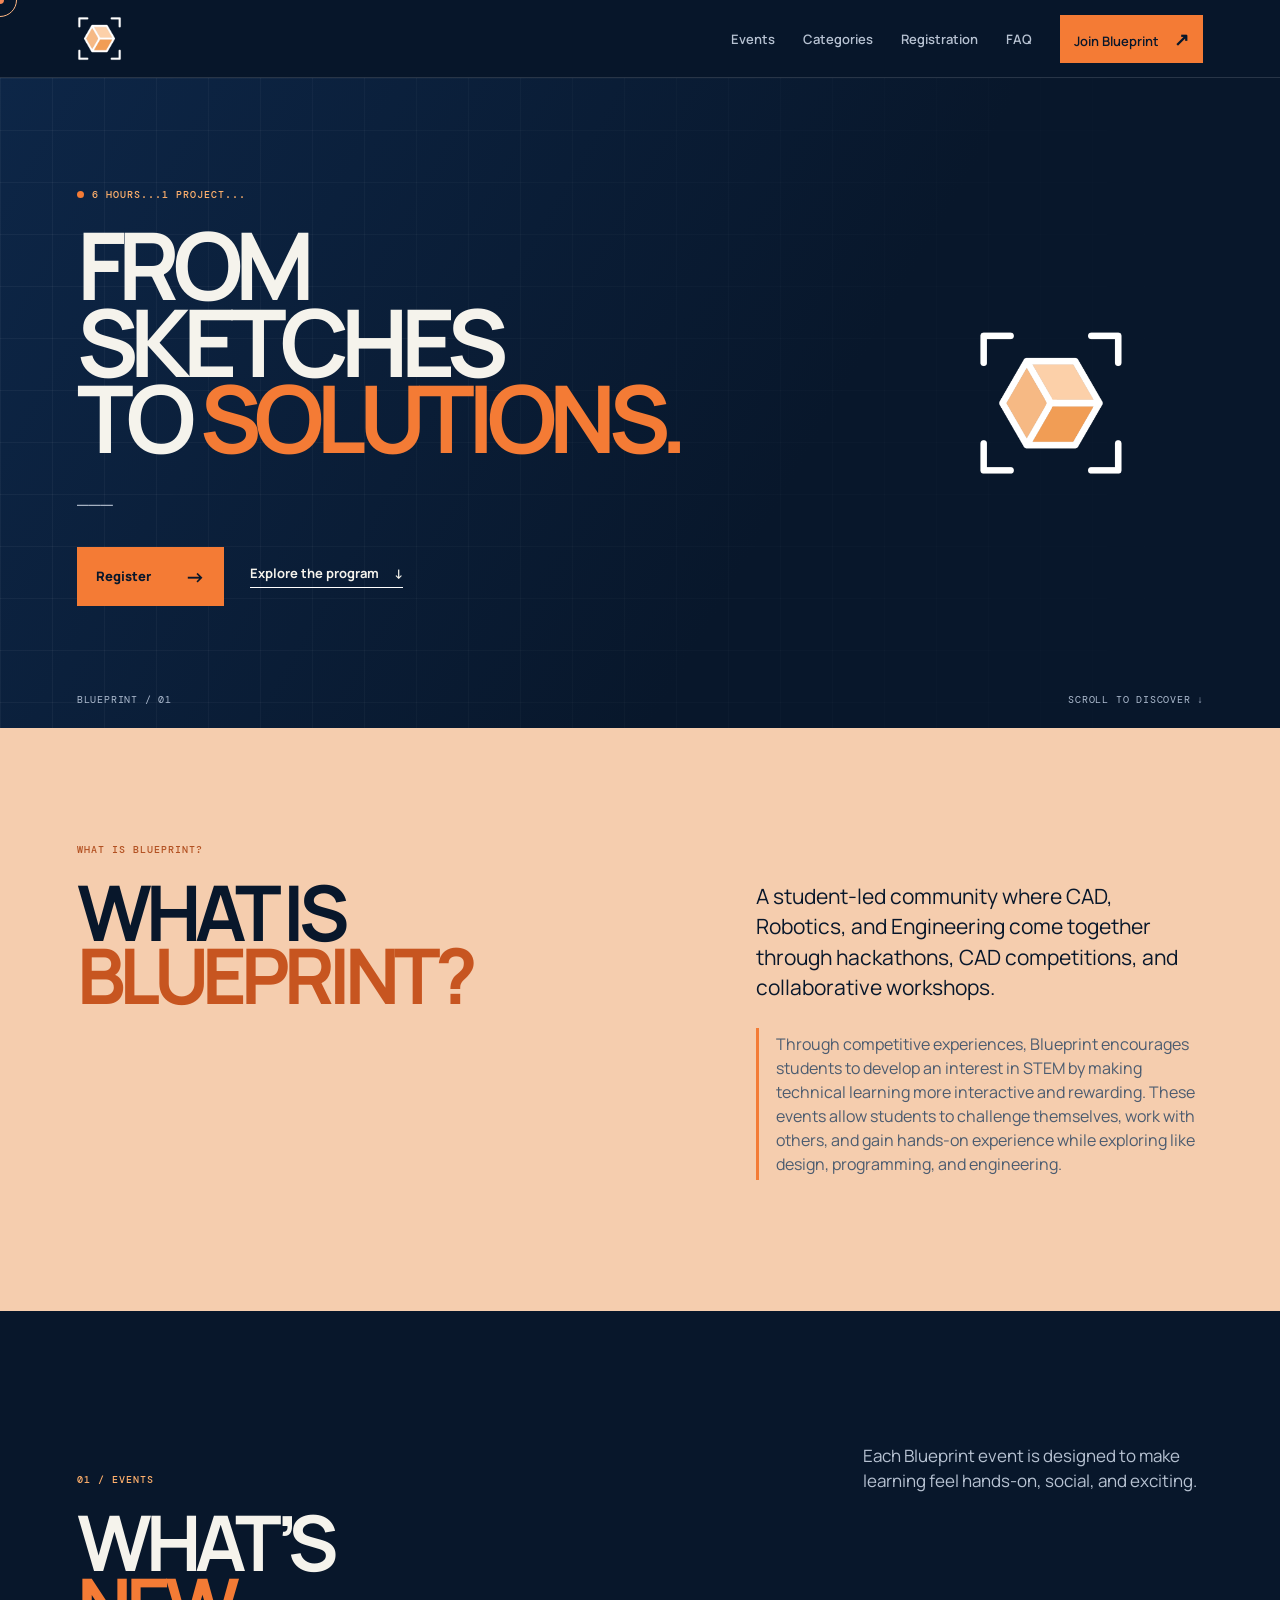
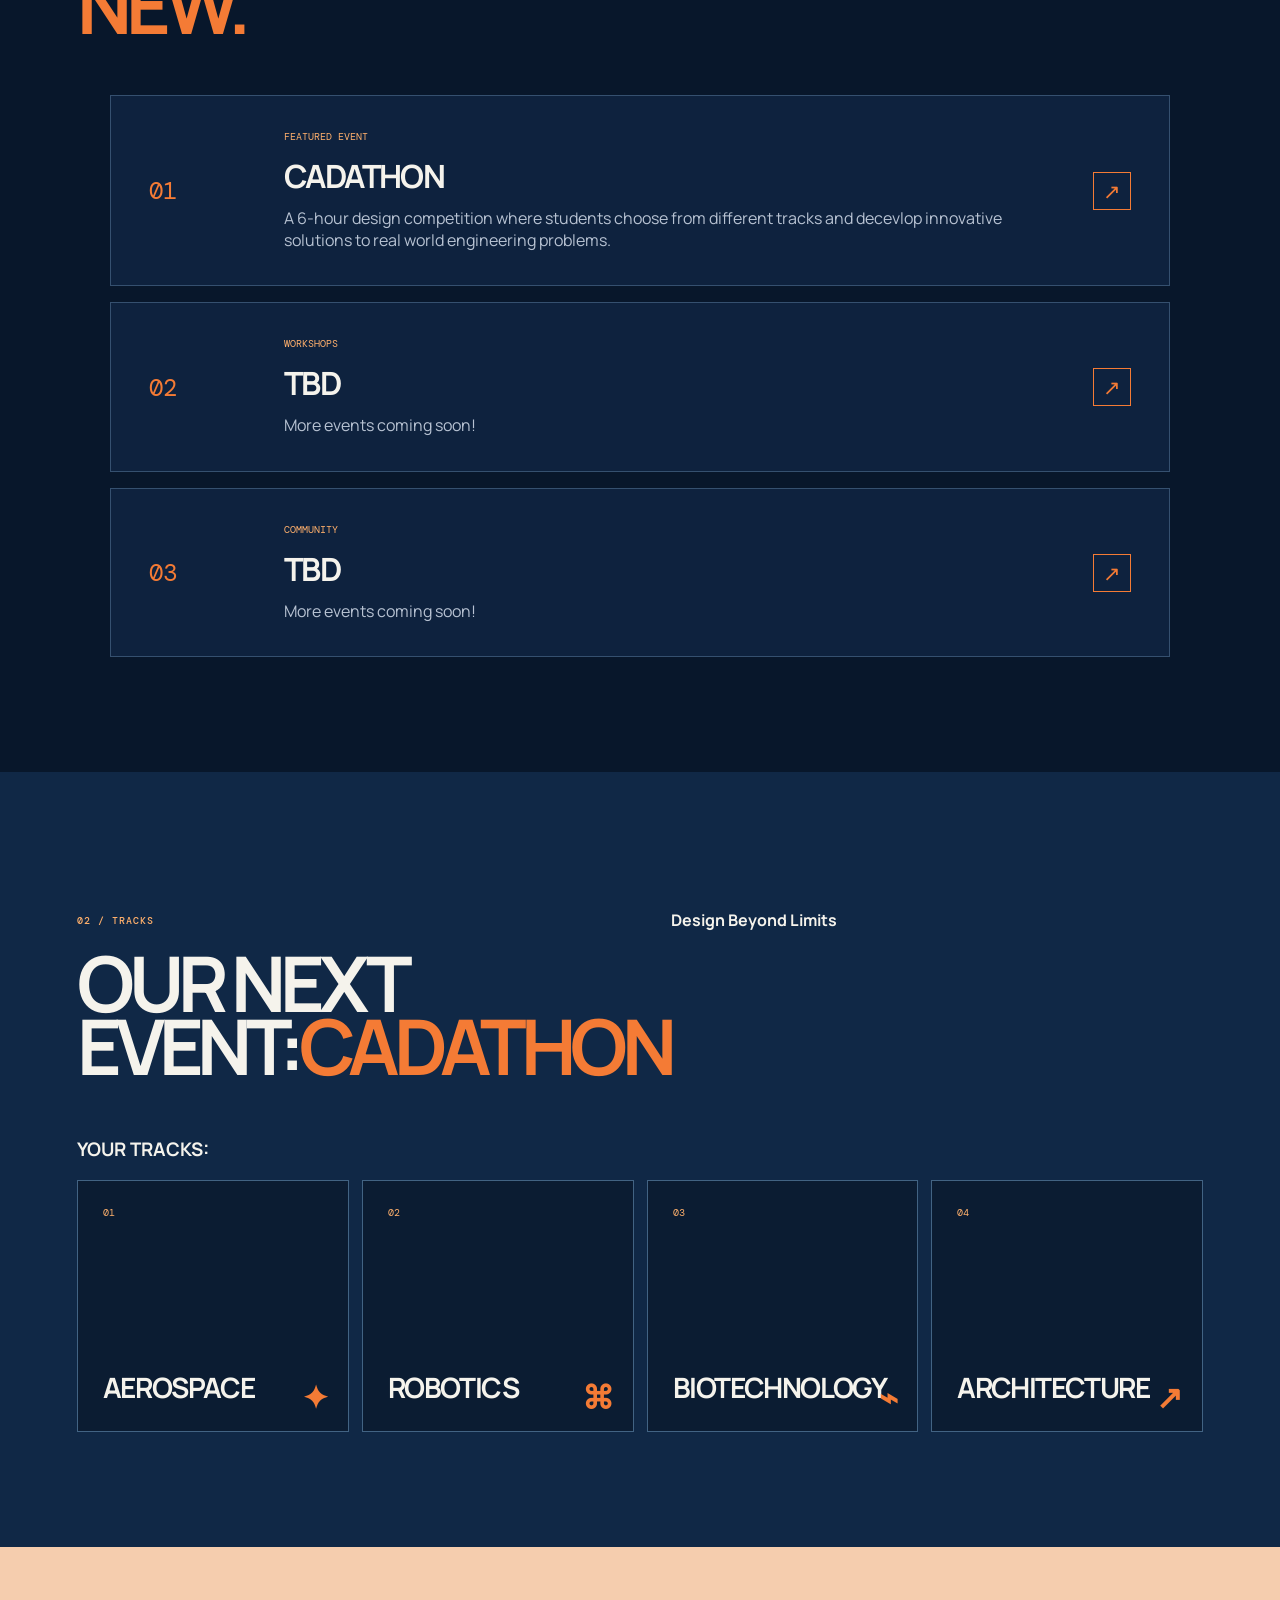
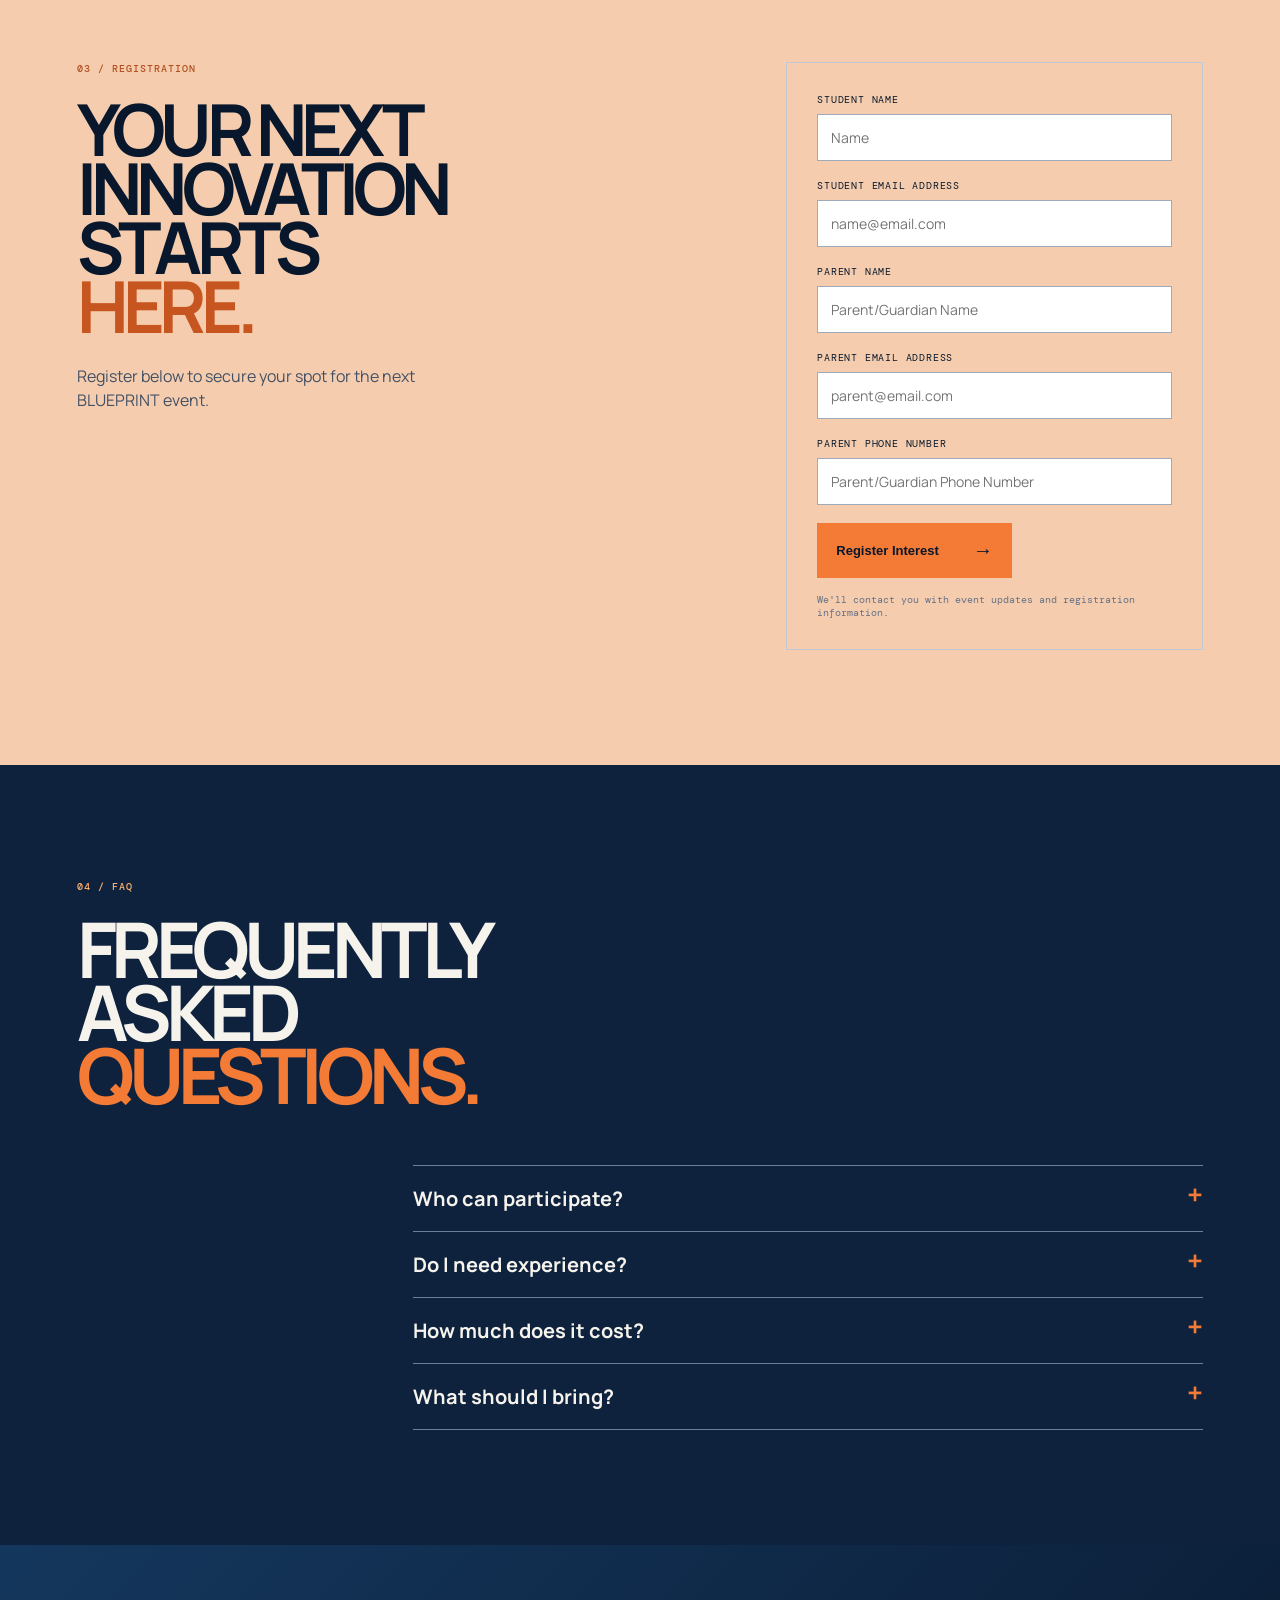
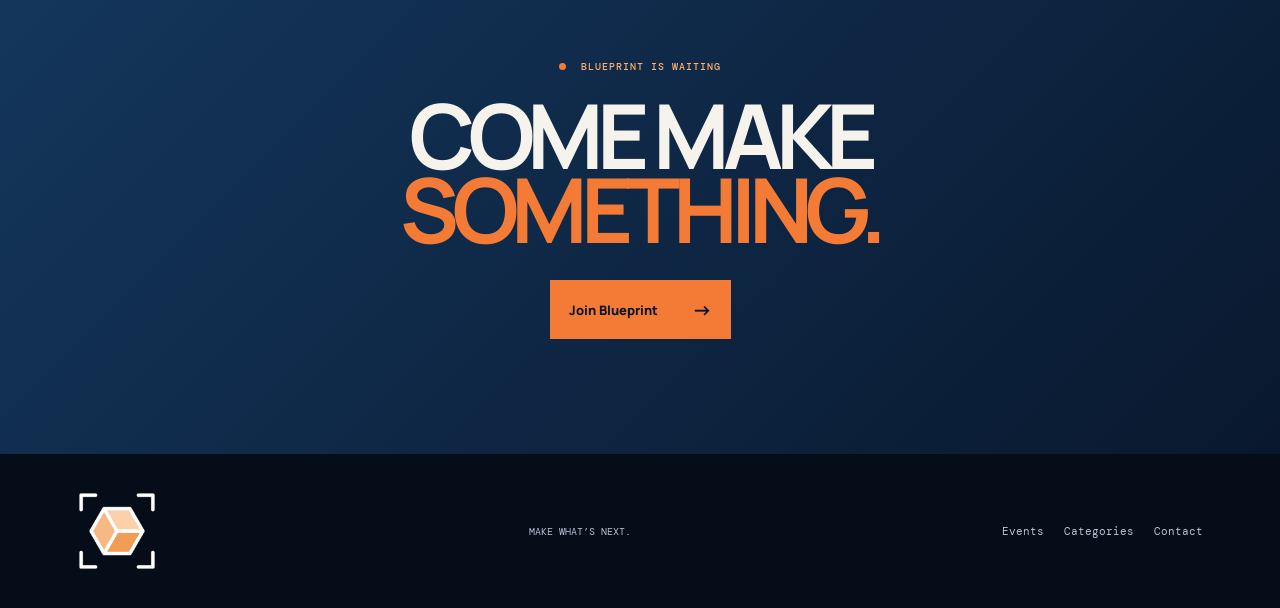
<file: index.html>
<!doctype html>
<html lang="en">

<head>
  <meta charset="UTF-8">
  <meta name="viewport" content="width=device-width, initial-scale=1.0">
  <title>Blueprint | Make What’s Next</title>
  <meta name="description" content="Blueprint is a hands-on program for young creators.">
  <link rel="preconnect" href="https://fonts.googleapis.com">
  <link rel="preconnect" href="https://fonts.gstatic.com" crossorigin>
  <link
    href="https://fonts.googleapis.com/css2?family=DM+Mono:wght@400;500&family=Manrope:wght@400;500;600;700;800&display=swap"
    rel="stylesheet">
  <link rel="stylesheet" href="styles.css">
</head>

<body>
  <div class="cursor-dot"></div>
  <div class="cursor-ring"></div>

  <header class="nav">
    <div class="header-logo">
      <img src="unnamed.png" alt="logo">
    </div>
    <button class="menu-button" aria-label="Open navigation">MENU</button>
    <nav>
      <a href="#events">Events</a>
      <a href="#categories">Categories</a>
      <a href="#registration">Registration</a>
      <a href="#faq">FAQ</a>
      <a class="nav-cta" href="#registration">Join Blueprint <span>↗</span></a>

    </nav>
  </header>

  <main id="top">
    <section class="hero">
      <div class="hero-grid"></div>
      <div class="hero-copy reveal">
        <p class="eyebrow"><i></i>6 HOURS...1 PROJECT...</p>
        <h1>FROM SKETCHES<br>TO <em>SOLUTIONS.</em></h1>
        <p>___</p>
        <div class="hero-actions">
          <a class="button orange" href="#registration">Register <b>→</b></a>
          <a class="text-button" href="#events">Explore the program <span>↓</span></a>
        </div>
      </div>
      <div class="hero-logo">
        <img src="unnamed.png" alt="logo">
      </div>
      <div class="hero-foot"><span>BLUEPRINT / 01</span><span>SCROLL TO DISCOVER ↓</span></div>
    </section>

    <section class="intro section reveal">
      <h5 class="eyebrow">WHAT IS BLUEPRINT?</h5>
      <div class="intro-content">
        <h2>WHAT IS<br><em>BLUEPRINT?</em></h2>
        <div>
          <p class="lead">A student-led community where CAD, Robotics, and Engineering come together through hackathons,
            CAD competitions, and collaborative workshops.</p>
          <p class="placeholder">Through competitive experiences, Blueprint encourages students to develop an interest
            in STEM by making technical learning more interactive and rewarding. These events allow students to
            challenge themselves, work with others, and gain hands-on experience while exploring like design,
            programming, and engineering.</p>
        </div>
      </div>
    </section>

    <section id="events" class="events section">
      <div class="section-heading reveal">
        <p class="eyebrow">01 / EVENTS</p>
        <h2>WHAT’S<br><em>NEW.</em></h2>
        <p>Each Blueprint event is designed to make learning feel hands-on, social, and exciting.</p>
      </div>
      <div class="event-stack">
        <article class="event-card reveal">
          <div class="event-number">01</div>
          <div>
            <p class="card-tag">FEATURED EVENT</p>
            <h3>CADATHON</h3>
            <p>A 6-hour design competition where students choose from different tracks and decevlop innovative solutions
              to real world engineering problems.
            </p>
          </div>
          <a href="#categories" aria-label="Register for Blueprint CADathon">↗</a>
        </article>
        <article class="event-card reveal">
          <div class="event-number">02</div>
          <div>
            <p class="card-tag">WORKSHOPS</p>
            <h3>TBD</h3>
            <p>More events coming soon!</p>
          </div>
          <a href="#registration" aria-label="Register for Build Labs">↗</a>
        </article>
        <article class="event-card reveal">
          <div class="event-number">03</div>
          <div>
            <p class="card-tag">COMMUNITY</p>
            <h3>TBD</h3>
            <p>More events coming soon!</p>
          </div>
          <a href="#registration" aria-label="Register for Showcase Day">↗</a>
        </article>
      </div>
    </section>

    <section id="categories" class="categories section">
      <div class="section-heading reveal">
        <p class="eyebrow">02 / TRACKS</p>
        <h2>OUR NEXT EVENT:<em>CADATHON</em></h2>
        <h4>Design Beyond Limits</h4>
      </div>
      <h3>YOUR TRACKS:</h3>
      <div class="category-grid">

        <details class="category-card reveal">
          <summary>
            <span>01</span>
            <h3>AEROSPACE</h3>
            <i>✦</i>
          </summary>
          <div class="category-content">
            <p>Example Projects</p>
            <ul>
              <li>Rockets</li>
              <li>Drones</li>
              <li>Aircraft</li>
              <li>Satellites</li>
              <li>Rovers</li>
            </ul>
          </div>
        </details>


        <details class="category-card reveal">
          <summary>
            <span>02</span>
            <h3>ROBOTICS</h3>
            <i>⌘</i>
          </summary>
          <div class="category-content">
            <p>Example Projects</p>
            <ul>
              <li>Robotic Arms</li>
              <li>Humanoids</li>
              <li>Mobile Robots</li>
              <li>Automation Systems</li>
              <li>Grippers</li>
            </ul>
          </div>
        </details>


        <details class="category-card reveal">
          <summary>
            <span>03</span>
            <h3>BIOTECHNOLOGY</h3>
            <i>⌁</i>
          </summary>
          <div class="category-content">
            <p>Example Projects</p>
            <ul>
              <li>Prosthetics</li>
              <li>Wearables</li>
              <li>Medical Devices</li>
              <li>Health Sensors</li>
              <li>Exoskeletons</li>
            </ul>
          </div>
        </details>


        <details class="category-card reveal">
          <summary>
            <span>04</span>
            <h3>ARCHITECTURE</h3>
            <i>↗</i>
          </summary>
          <div class="category-content">
            <p>Example Projects</p>
            <ul>
              <li>Bridges</li>
              <li>Skyscrapers</li>
              <li>Sustainable Homes</li>
              <li>Urban Designs</li>
              <li>Smart Buildings</li>
            </ul>
          </div>
        </details>

      </div>
    </section>

    <section id="registration" class="registration section">
      <div class="registration-copy reveal">
        <p class="eyebrow">03 / REGISTRATION</p>
        <h2>YOUR NEXT<br>INNOVATION STARTS<br><em>HERE.</em></h2>
        <p>
          Register below to secure your spot for the next BLUEPRINT event.
        </p>
      </div>

      <form id="registration-form" class="reveal">
        <label>
          STUDENT NAME
          <input type="text" name="name" placeholder="Name" required>
        </label>

        <label>
          STUDENT EMAIL ADDRESS
          <input type="email" name="email" placeholder="name@email.com" required>
        </label>


        <label>
          PARENT NAME
          <input type="text" name="parent_name" placeholder="Parent/Guardian Name" required>
        </label>

        <label>
          PARENT EMAIL ADDRESS
          <input type="email" name="parent_email" placeholder="parent@email.com" required>
        </label>

        <label>
          PARENT PHONE NUMBER
          <input type="tel" name="parent_phone" placeholder="Parent/Guardian Phone Number" required>
        </label>

        <!-- Redirect after submission -->

        <button class="button orange" type="submit">
          Register Interest <b>→</b>
        </button>

        <small>
          We'll contact you with event updates and registration information.
        </small>
      </form>
    </section>

    <section id="faq" class="faq section">
      <div class="section-heading reveal">
        <p class="eyebrow">04 / FAQ</p>
        <h2>FREQUENTLY ASKED<br><em>QUESTIONS.</em></h2>
      </div>
      <div class="faq-list reveal">
        <details>
          <summary>Who can participate?<span>+</span></summary>
          <p>Participants must be students in grades 4-8 (Junior) or 9-12 (Senior).</p>
        </details>
        <details>
          <summary>Do I need experience?<span>+</span></summary>
          <p>Not at all! There will be mentors to help you along the way.</p>
        </details>
        <details>
          <summary>How much does it cost?<span>+</span></summary>
          <p>The event is completely free!</p>
        </details>
        <details>
          <summary>What should I bring?<span>+</span></summary>
          <p>A laptop or computer that can support the software you would like to use.</p>
        </details>
      </div>
    </section>

    <section class="closing reveal">
      <p class="eyebrow"><i></i> BLUEPRINT IS WAITING</p>
      <h2>COME MAKE<br><em>SOMETHING.</em></h2><a class="button orange" href="#registration">Join Blueprint <b>→</b></a>
    </section>
  </main>

  <footer>
    <div class="footer-logo">
      <img src="unnamed.png" alt="logo">
    </div>

    <p>MAKE WHAT’S NEXT.</p>
    <div><a href="#events">Events</a><a href="#categories">Categories</a><a
        href="mailto:hello@blueprint.org">Contact</a></div>
  </footer>
  <script src="script.js"></script>
</body>

</html>
</file>
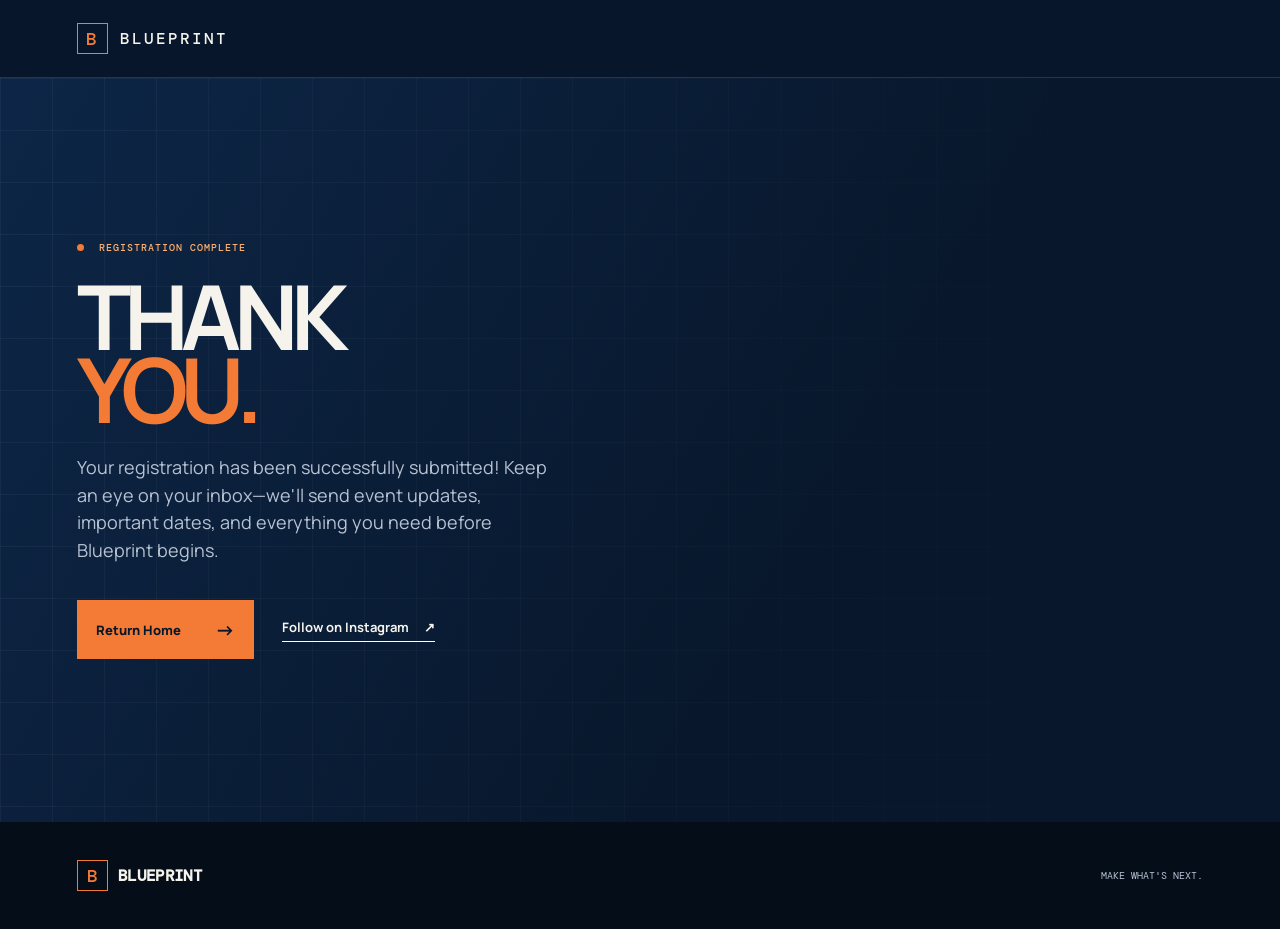
<file: thank-you.html>
<!DOCTYPE html>
<html lang="en">

<head>
    <meta charset="UTF-8">
    <meta name="viewport" content="width=device-width, initial-scale=1.0">
    <title>Thank You | Blueprint</title>

    <link rel="preconnect" href="https://fonts.googleapis.com">
    <link rel="preconnect" href="https://fonts.gstatic.com" crossorigin>

    <link
        href="https://fonts.googleapis.com/css2?family=DM+Mono:wght@400;500&family=Manrope:wght@400;500;600;700;800&display=swap"
        rel="stylesheet">

    <link rel="stylesheet" href="styles.css">
    <link rel="stylesheet" href="thank-you.css">

</head>

<body>

    <header class="nav">
        <a class="logo" href="index.html">
            <span class="logo-mark">B</span>
            BLUEPRINT
        </a>
    </header>

    <section class="thank-you">
        <div class="thank-you-content">

            <p class="eyebrow"><i></i> REGISTRATION COMPLETE</p>

            <h2>
                THANK<br>
                <em>YOU.</em>
            </h2>

            <p>
                Your registration has been successfully submitted! Keep an eye on
                your inbox—we'll send event updates, important dates, and everything
                you need before Blueprint begins.
            </p>

            <div class="button-group">
                <a href="index.html" class="button orange">
                    Return Home <b>→</b>
                </a>

                <a href="https://instagram.com/YOUR_INSTAGRAM" class="text-button" target="_blank">
                    Follow on Instagram <span>↗</span>
                </a>
            </div>

        </div>
    </section>

    <footer>
        <a class="logo" href="index.html">
            <span class="logo-mark">B</span>
            BLUEPRINT
        </a>

        <p>MAKE WHAT'S NEXT.</p>
    </footer>

    <script src="script.js"></script>

</body>

</html>
</file>
<file: styles.css>
:root {
  --navy: #08172b;
  --navy-2: #0e223e;
  --orange: #f47b35;
  --orange-light: #ffb06c;
  --white: #f5f3ec;
  --muted: #b7c2d2;
  --line: #35506f;
}

* {
  box-sizing: border-box;
}

html {
  scroll-behavior: smooth;
}

body {
  margin: 0;
  background: var(--navy);
  color: var(--white);
  font-family: Manrope, Arial, sans-serif;
  cursor: none;
}

.cursor-dot,
.cursor-ring {
  position: fixed;
  z-index: 99;
  pointer-events: none;
  left: 0;
  top: 0;
  mix-blend-mode: screen;
}

.cursor-dot {
  width: 8px;
  height: 8px;
  border-radius: 50%;
  background: var(--orange);
  transform: translate(-50%, -50%);
}

.cursor-ring {
  width: 34px;
  height: 34px;
  border: 1px solid var(--orange-light);
  border-radius: 50%;
  transform: translate(-50%, -50%);
  transition: width .2s, height .2s, border-color .2s;
}

.cursor-ring.hover {
  width: 56px;
  height: 56px;
  border-color: var(--white);
}

.nav {
  height: 78px;
  padding: 0 6vw;
  display: flex;
  align-items: center;
  justify-content: space-between;
  border-bottom: 1px solid #ffffff22;
  background: #08172bea;
  position: sticky;
  top: 0;
  z-index: 10;
  backdrop-filter: blur(12px);
}

.logo {
  display: flex;
  align-items: center;
  gap: 10px;
  color: var(--white);
  font: 700 16px 'DM Mono';
  letter-spacing: -.04em;
  text-decoration: none;
}

.logo-mark {
  width: 31px;
  height: 31px;
  border: 1px solid var(--orange);
  display: grid;
  place-items: center;
  color: var(--orange);
  font-weight: 500;
}

.nav nav {
  display: flex;
  align-items: center;
  gap: 28px;
}

.nav nav a,
footer a {
  font-size: 13px;
  font-weight: 600;
  color: var(--muted);
  text-decoration: none;
}

.nav nav a:hover {
  color: #fff;
}

.nav-cta {
  color: var(--navy) !important;
  background: var(--orange);
  padding: 12px 14px;
}

.nav-cta span {
  font-size: 18px;
  margin-left: 12px;
}

.menu-button {
  display: none;
  background: none;
  color: var(--white);
  border: 0;
  font: 12px 'DM Mono';
}

.hero {
  min-height: 650px;
  padding: 110px 6vw 45px;
  position: relative;
  overflow: hidden;
  background: linear-gradient(120deg, #0d2647, #08172b 62%);
}

.hero-grid {
  position: absolute;
  inset: 0;
  background-image: linear-gradient(#ffffff0b 1px, transparent 1px), linear-gradient(90deg, #ffffff0b 1px, transparent 1px);
  background-size: 52px 52px;
  mask-image: linear-gradient(90deg, #000, transparent);
}

.hero-copy {
  position: relative;
  z-index: 1;
  max-width: 620px;
}

.eyebrow {
  color: var(--orange-light);
  font: 500 10px 'DM Mono';
  letter-spacing: .1em;
  margin: 0 0 25px;
}

.eyebrow i {
  display: inline-block;
  width: 7px;
  height: 7px;
  background: var(--orange);
  border-radius: 50%;
  margin-right: 8px;
}

.hero h1,
h2 {
  font-size: clamp(56px, 7.3vw, 112px);
  line-height: .82;
  letter-spacing: -.08em;
  margin: 0 0 28px;
}

.hero h1 em,
h2 em {
  color: var(--orange);
  font-style: normal;
}

.hero-copy>p:not(.eyebrow) {
  max-width: 470px;
  color: var(--muted);
  font-size: 18px;
  line-height: 1.55;
}

.hero-actions {
  display: flex;
  gap: 26px;
  align-items: center;
  margin-top: 35px;
}

.button {
  display: inline-flex;
  align-items: center;
  gap: 34px;
  padding: 15px 18px;
  border: 1px solid var(--orange);
  font-weight: 800;
  font-size: 13px;
  text-decoration: none;
  transition: transform .2s, box-shadow .2s;
}

.button:hover {
  transform: translate(-3px, -3px);
  box-shadow: 5px 5px 0 var(--orange-light);
}

.button b {
  font-size: 20px;
}

.orange {
  background: var(--orange);
  color: var(--navy);
}

.text-button {
  color: var(--white);
  font-size: 13px;
  font-weight: 700;
  text-decoration: none;
  border-bottom: 1px solid #fff;
  padding-bottom: 5px;
}

.text-button span {
  margin-left: 12px;
}

.hero-object {
  position: absolute;
  right: 8vw;
  top: 115px;
  width: 360px;
  height: 360px;
  z-index: 1;
}

.cube {
  position: absolute;
  width: 152px;
  height: 152px;
  left: 104px;
  top: 104px;
  transform: rotate(30deg) skewY(-20deg);
  animation: float 5s ease-in-out infinite;
}

.cube span {
  position: absolute;
  inset: 0;
  border: 2px solid var(--orange);
  background: #f47b3514;
}

.cube span:nth-child(2) {
  transform: translate(37px, -37px);
  border-color: var(--orange-light);
}

.cube span:nth-child(3) {
  transform: translate(37px, -37px);
  border-color: var(--orange-light);
  clip-path: polygon(0 0, 100% 0, 100% 100%);
}

.orbit {
  position: absolute;
  border: 1px solid #ffb06c75;
  border-radius: 50%;
  inset: 0;
}

.orbit-one {
  transform: rotateX(65deg);
  animation: spin 13s linear infinite;
}

.orbit-two {
  inset: 65px;
  transform: rotateY(65deg);
  border-color: #ffffff55;
  animation: spin 9s linear infinite reverse;
}

.hero-object p {
  position: absolute;
  bottom: -17px;
  left: 82px;
  color: var(--orange-light);
  font: 10px 'DM Mono';
  white-space: nowrap;
}

.hero-foot {
  position: absolute;
  bottom: 22px;
  left: 6vw;
  right: 6vw;
  display: flex;
  justify-content: space-between;
  color: #aebcd0;
  font: 10px 'DM Mono';
  letter-spacing: .08em;
}

.section {
  padding: 115px 6vw;
}

.intro {
  background:
    /*change*/
    #f5cdae;
  color: var(--navy);
}

.intro .eyebrow,
.registration .eyebrow {
  color: #b25021;
}

.intro-content {
  display: grid;
  grid-template-columns: 1fr .85fr;
  gap: 12vw;
}

.intro h2 {
  font-size: clamp(47px, 6vw, 89px);
}

.intro h2 em,
.registration h2 em,
.success b {
  color: #c75520;
}

.lead {
  font-size: 21px;
  line-height: 1.45;
  margin: 0 0 25px;
}

.placeholder {
  border-left: 3px solid var(--orange);
  padding: 4px 0 4px 17px;
  line-height: 1.5;
  color: #4c5c70;
}

.section-heading {
  display: grid;
  grid-template-columns: 1fr 1fr;
  align-items: end;
  margin-bottom: 58px;
}

.section-heading h2 {
  grid-row: 2;
  margin: 0;
  font-size: clamp(45px, 6vw, 88px);
}

.section-heading>p:last-child {
  font-size: 17px;
  line-height: 1.5;
  color: var(--muted);
  max-width: 340px;
  justify-self: end;
}

.events {
  background: var(--navy);
}

.event-stack {
  display: grid;
  gap: 16px;
  max-width: 1060px;
  margin: auto;
}

.event-card {
  display: grid;
  grid-template-columns: 110px 1fr 55px;
  gap: 25px;
  padding: 34px 38px;
  border: 1px solid var(--line);
  background: var(--navy-2);
  align-items: center;
  transition: transform .25s, border-color .25s;
}

.event-card:hover {
  transform: translateX(10px);
  border-color: var(--orange);
}

.event-number {
  font: 24px 'DM Mono';
  color: var(--orange);
}

.card-tag {
  font: 10px 'DM Mono';
  color: var(--orange-light);
  margin: 0 0 11px;
}

.event-card h3 {
  font-size: 32px;
  letter-spacing: -.05em;
  margin: 0 0 9px;
}

.event-card div p:last-child {
  color: var(--muted);
  margin: 0;
  line-height: 1.4;
}

.event-card>a {
  justify-self: end;
  width: 38px;
  height: 38px;
  border: 1px solid var(--orange);
  color: var(--orange);
  display: grid;
  place-items: center;
  text-decoration: none;
  font-size: 21px;
}

.categories {
  background: #102846;
}

.category-grid {
  display: grid;
  grid-template-columns: repeat(4, 1fr);
  gap: 13px;
}

.category-card {
  background: #0b1c32;
  border: 1px solid #426383;
  padding: 25px;
  position: relative;
  transition: background .2s, transform .2s;
}

.category-card:hover {
  background: #163a61;
  transform: translateY(-8px);
}

.category-card summary {
  display: flex;
  flex-direction: column;
  cursor: pointer;
  list-style: none;
  min-height: 200px;
}

.category-card summary::-webkit-details-marker {
  display: none;
}

.category-card span {
  font: 10px 'DM Mono';
  color: var(--orange-light);
}

.category-card h3 {
  font-size: 28px;
  letter-spacing: -.05em;
  margin: 76px 0 0;
}

.category-card i {
  position: absolute;
  right: 19px;
  bottom: 12px;
  color: var(--orange);
  font-style: normal;
  font-size: 32px;
  transition: transform .3s;
}

/* rotate icon when opened */
.category-card[open] i {
  transform: rotate(45deg);
}

.category-content {
  border-top: 1px solid #426383;
  padding-top: 20px;
}

.category-content p {
  color: var(--orange-light);
  font: 10px 'DM Mono';
  letter-spacing: .08em;
  text-transform: uppercase;
}

.category-content ul {
  padding: 0;
  margin: 15px 0 0;
  list-style: none;
}

.category-content li {
  color: var(--muted);
  padding: 8px 0;
  border-bottom: 1px solid #ffffff15;
}

.registration {
  background:
    /*changes*/
    #f5cdae;
  color: var(--navy);
  display: grid;
  grid-template-columns: 1fr .75fr;
  gap: 12vw;
}

.registration h2 {
  font-size: clamp(48px, 5.6vw, 86px);
}

.registration-copy>p:not(.eyebrow) {
  color: #435166;
  line-height: 1.5;
  max-width: 410px;
}

form {
  border: 1px solid #c0c9d5;
  padding: 30px;
  align-self: start;
}

label {
  display: block;
  font: 10px 'DM Mono';
  letter-spacing: .08em;
  margin-bottom: 18px;
}

input,
select {
  display: block;
  width: 100%;
  margin-top: 8px;
  padding: 13px;
  background: #fff;
  border: 1px solid #9eabba;
  color: var(--navy);
  font: 14px Manrope;
}

form small {
  display: block;
  margin-top: 15px;
  font: 10px 'DM Mono';
  color: #647187;
}

.success b {
  font: 12px 'DM Mono';
}

.success p {
  line-height: 1.5;
}

.faq {
  background: var(--navy-2);
}

.faq-list {
  max-width: 790px;
  margin-left: auto;
}

.faq-list details {
  border-top: 1px solid #68809e;
  padding: 19px 0;
}

.faq-list details:last-child {
  border-bottom: 1px solid #68809e;
}

summary {
  cursor: pointer;
  list-style: none;
  display: flex;
  justify-content: space-between;
  font-size: 20px;
  font-weight: 700;
}

summary::-webkit-details-marker {
  display: none;
}

summary span {
  color: var(--orange);
  font-size: 28px;
  line-height: .7;
}

.faq-list p {
  color: var(--muted);
  line-height: 1.5;
  margin: 15px 35px 2px 0;
}

.closing {
  text-align: center;
  background: linear-gradient(135deg, #14375d, #09182e);
  padding: 115px 6vw;
}

.closing h2 {
  font-size: clamp(55px, 7vw, 108px);
}

.closing .button {
  margin-top: 7px;
}

footer {
  padding: 37px 6vw;
  display: flex;
  justify-content: space-between;
  align-items: center;
  background: #050d19;
}

footer p {
  font: 10px 'DM Mono';
  color: var(--muted);
}

footer div {
  display: flex;
  gap: 20px;
}

footer a {
  font: 11px 'DM Mono';
}

@keyframes spin {
  to {
    transform: rotate(360deg);
  }
}

@keyframes float {
  50% {
    transform: translateY(-14px) rotate(30deg) skewY(-20deg);
  }
}

.reveal {
  opacity: 0;
  transform: translateY(28px);
  transition: opacity .7s ease, transform .7s ease;
}

.reveal.visible {
  opacity: 1;
  transform: none;
}

@media (max-width: 760px) {
  body {
    cursor: auto;
  }

  .cursor-dot,
  .cursor-ring {
    display: none;
  }

  .nav {
    height: 65px;
    padding: 0 23px;
  }

  .nav nav {
    display: none;
  }

  .menu-button {
    display: block;
  }

  .hero {
    min-height: 670px;
    padding: 82px 23px 50px;
  }

  .hero h1 {
    font-size: 66px;
  }

  .hero-copy {
    max-width: 100%;
  }

  .hero-object {
    width: 255px;
    height: 255px;
    right: 20px;
    top: auto;
    bottom: 61px;
    opacity: .75;
  }

  .cube {
    transform: scale(.72) rotate(30deg) skewY(-20deg);
    left: 58px;
    top: 58px;
  }

  .hero-object p {
    left: 26px;
  }

  .hero-foot {
    left: 23px;
    right: 23px;
  }

  .hero-foot span:last-child {
    display: none;
  }

  .hero-actions {
    flex-direction: column;
    align-items: flex-start;
  }

  .section {
    padding: 75px 23px;
  }

  .intro-content,
  .registration {
    grid-template-columns: 1fr;
    gap: 36px;
  }

  .section-heading {
    display: block;
    margin-bottom: 40px;
  }

  .section-heading>p:last-child {
    margin-top: 25px;
  }

  .event-card {
    grid-template-columns: 45px 1fr 27px;
    padding: 25px 19px;
    gap: 15px;
  }

  .event-card h3 {
    font-size: 24px;
  }

  .event-card>a {
    width: auto;
    height: auto;
    border: 0;
  }

  .category-grid {
    grid-template-columns: 1fr 1fr;
  }

  .category-card {
    min-height: 210px;
    padding: 19px;
  }

  .category-card h3 {
    margin-top: 52px;
    font-size: 24px;
  }

  .faq-list {
    margin: 0;
  }

  .closing {
    padding: 85px 23px;
  }

  footer {
    display: block;
    padding: 30px 23px;
  }

  footer p {
    margin: 17px 0;
  }
}

/* HERO IMAGE LOGO */
.hero-logo {
  position: absolute;
  top: 50%;
  right: 12%;
  transform: translateY(-50%);
  width: 150px;
  height: 150px;
  z-index: 2;
  display: flex;
  align-items: center;
  justify-content: center;
}

.hero-logo img {
  width: 100%;
  height: 100%;
  object-fit: contain;
}


/* FOOTER IMAGE LOGO */
.footer-logo {
  width: 80px;
}

.footer-logo img {
  width: 100%;
  height: auto;
}


/* NAV TEXT LOGO */
.nav .logo {
  display: flex;
  align-items: center;
  gap: 12px;
  font-family: "DM Mono", monospace;
  font-weight: 500;
  letter-spacing: 2px;
}

.logo-mark {
  display: flex;
  align-items: center;
  justify-content: center;
  width: 34px;
  height: 34px;
  border: 1px solid currentColor;
  font-size: 18px;
}

.header-logo {
  width: 45px;
  height: 45px;
}

.header-logo img {
  width: 100%;
  height: 100%;
  object-fit: contain;
}
</file>
<file: thank-you.css>
:root {
    --navy: #08172b;
    --orange: #f47b35;
    --orange-light: #ffb06c;
    --white: #f5f3ec;
    --muted: #b7c2d2;
}


* {
    box-sizing: border-box;
}


body {
    margin: 0;
    background: var(--navy);
    color: var(--white);
    font-family: Manrope, Arial, sans-serif;
}


/* NAV */

.nav {
    height: 78px;
    padding: 0 6vw;
    display: flex;
    align-items: center;
    border-bottom: 1px solid #ffffff22;
    background: #08172bea;
}


.logo {
    display: flex;
    align-items: center;
    gap: 10px;
    color: var(--white);
    font: 700 16px 'DM Mono';
    text-decoration: none;
}


.logo-mark {
    width: 31px;
    height: 31px;
    border: 1px solid var(--orange);
    display: grid;
    place-items: center;
    color: var(--orange);
}


/* THANK YOU SECTION */

.thank-you {

    min-height: calc(100vh - 156px);
    display: flex;
    align-items: center;
    padding: 100px 6vw;

    background:
        linear-gradient(120deg, #0d2647, #08172b 65%);

    position: relative;
    overflow: hidden;
}


.thank-you::before {

    content: "";
    position: absolute;
    inset: 0;

    background-image:
        linear-gradient(#ffffff0b 1px, transparent 1px),
        linear-gradient(90deg, #ffffff0b 1px, transparent 1px);

    background-size: 52px 52px;

    mask-image: linear-gradient(90deg, #000, transparent);

}


.thank-you-content {

    position: relative;
    max-width: 650px;
    z-index: 1;

}


.eyebrow {

    color: var(--orange-light);
    font: 500 10px 'DM Mono';
    letter-spacing: .1em;
    margin-bottom: 25px;

}


.eyebrow i {

    display: inline-block;
    width: 7px;
    height: 7px;

    background: var(--orange);
    border-radius: 50%;

    margin-right: 8px;

}



h2 {

    font-size: clamp(56px, 7vw, 110px);
    line-height: .82;
    letter-spacing: -.08em;

    margin: 0 0 28px;

}


h2 em {

    color: var(--orange);
    font-style: normal;

}



.thank-you-content>p:not(.eyebrow) {

    color: var(--muted);

    max-width: 470px;

    font-size: 18px;

    line-height: 1.55;

}


/* BUTTONS */

.button-group {

    display: flex;

    align-items: center;

    gap: 28px;

    margin-top: 35px;

}


.button {

    display: inline-flex;

    align-items: center;

    gap: 34px;

    padding: 15px 18px;

    border: 1px solid var(--orange);

    font-weight: 800;

    font-size: 13px;

    text-decoration: none;

}


.orange {

    background: var(--orange);

    color: var(--navy);

}


.button b {

    font-size: 20px;

}



.text-button {

    color: var(--white);

    font-size: 13px;

    font-weight: 700;

    text-decoration: none;

    border-bottom: 1px solid white;

    padding-bottom: 5px;

}


.text-button span {

    margin-left: 12px;

}



/* FOOTER */

footer {

    padding: 37px 6vw;

    display: flex;

    justify-content: space-between;

    align-items: center;

    background: #050d19;

}


footer p {

    font: 10px 'DM Mono';

    color: var(--muted);

}



/* MOBILE */

@media(max-width:760px) {


    .nav {

        padding: 0 23px;

    }


    .thank-you {

        padding: 80px 23px;

    }


    h2 {

        font-size: 70px;

    }


    .button-group {

        flex-direction: column;

        align-items: flex-start;

    }


    footer {

        display: block;

        padding: 30px 23px;

    }


    footer p {

        margin-top: 20px;

    }

}
</file>
